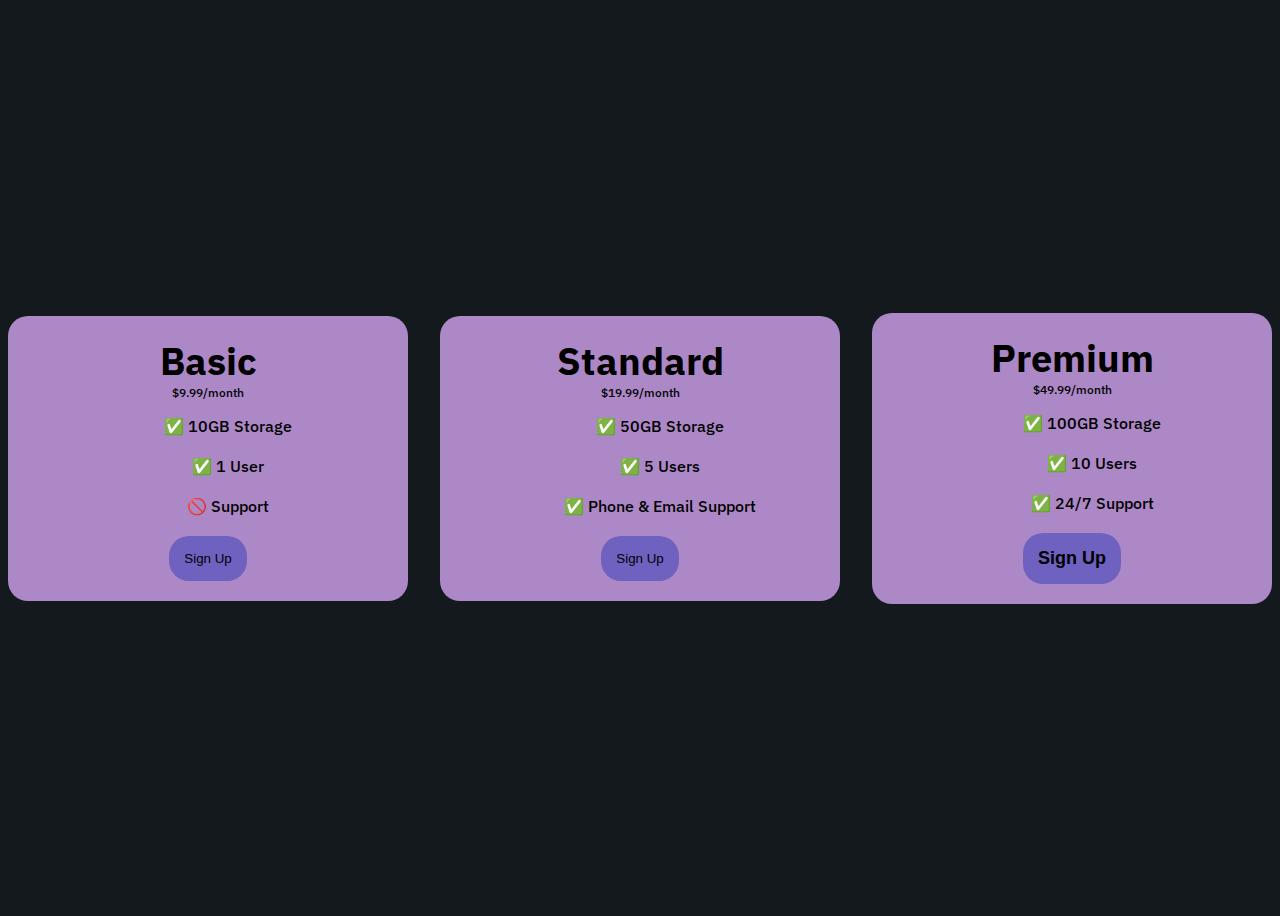
<file: index.html>
<!DOCTYPE html>
<html lang="en">
    <head>
        <meta charset="UTF-8">
        <meta name="viewport" content="width=device-width, initial-scale=1.0">
        <title>Flexbox Pricing Table</title>
        <link rel="preconnect" href="https://fonts.googleapis.com">
        <link rel="preconnect" href="https://fonts.gstatic.com" crossorigin>
        <link href="https://fonts.googleapis.com/css2?family=IBM+Plex+Sans:wght@500&display=swap" rel="stylesheet">

        <link rel="stylesheet" href="./style.css">
    </head>

    <body>
        <div class="pricing-container">
            <div class="pricing-plan">
                <div class="plan-title">Basic</div>
                <div class="plan-price">$9.99/month</div>
                <ul class="plan-features">
                   <li>✅ 10GB Storage</li>
                    <li>✅ 1 User</li>
                    <li>🚫 Support</li>
                </ul>
                <button class="plan-button"> Sign Up</button>
            </div>


            <div class="pricing-plan">
                <div class="plan-title">Standard</div>
                <div class="plan-price">$19.99/month</div>
                <ul class="plan-features">
                    <li>✅ 50GB Storage</li>
                    <li>✅ 5 Users</li>
                    <li>✅ Phone &amp; Email Support</li>
                </ul>
                <button class="plan-button">Sign Up</button>
            </div>


            <div class="pricing-plan">
                <div class="plan-title">Premium</div>
                <div class="plan-price">$49.99/month</div>
                <ul class="plan-features">
                    <li><p>✅ 100GB Storage</p></li>
                    <li><p>✅ 10 Users</p></li>
                    <li><p>✅ 24/7 Support</p></li>
                </ul>
                <button class="plan-button1"><b>Sign Up</b></button>
            </div>
        </div>
    </body>
</html>
</file>
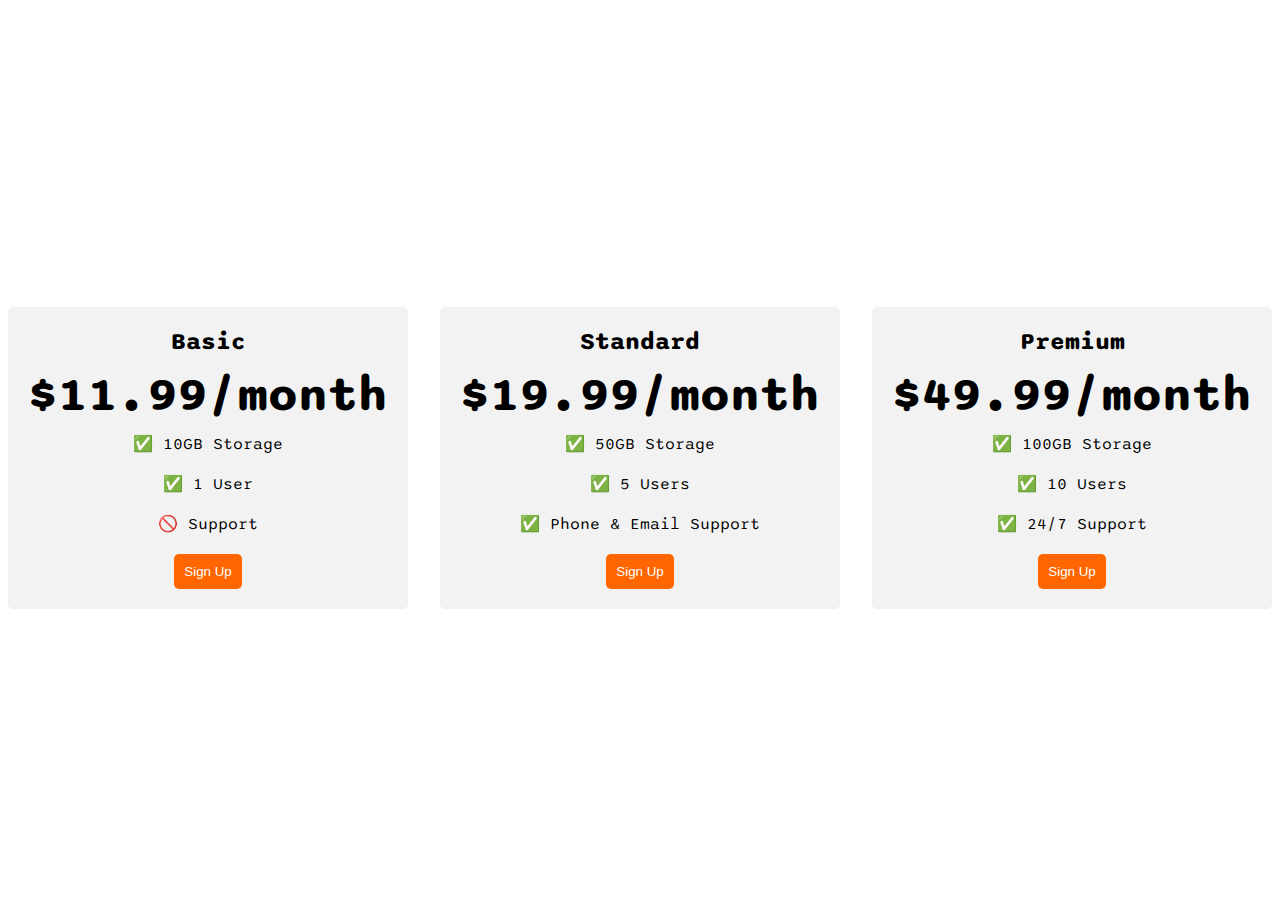
<file: solution.html>
<!DOCTYPE html>
<html>

<head>
  <title>Flexbox Pricing Table</title>
  <link rel="preconnect" href="https://fonts.googleapis.com">
  <link rel="preconnect" href="https://fonts.gstatic.com" crossorigin>
  <link href="https://fonts.googleapis.com/css2?family=Sono:wght@400;700&display=swap" rel="stylesheet">
  <style>
    body {
      font-family: 'Sono', sans-serif;  
    }

    .pricing-container {
      display: flex;
      justify-content: center;
      align-items: center;
      height: 100vh;
      gap: 2rem;
    }

    .pricing-plan {
      flex: 1;
      max-width: 400px;
      padding: 20px;
      background-color: #f2f2f2;
      border-radius: 5px;
      text-align: center;
    }

    .plan-title {
      font-size: 24px;
      font-weight: bold;
      margin-bottom: 10px;
    }

    .plan-price {
      font-size: 48px;
      font-weight: bold;
      margin-bottom: 10px;
    }

    .plan-features {
      list-style: none;
      padding: 0;
      margin: 0;
    }

    .plan-features li {
      margin-bottom: 20px;
    }

    .plan-button {
      padding: 10px;
      background-color: #ff6600;
      color: #fff;
      border-radius: 5px;
      border: none;
    }

    @media (max-width: 1250px) {
      .pricing-container {
        flex-direction: column;
        height: 100%;
      }
    }
  </style>
</head>

<body>
  <div class="pricing-container">
    <div class="pricing-plan">
      <div class="plan-title">Basic</div>
      <div class="plan-price">$11.99/month</div>
      <ul class="plan-features">
        <li>✅ 10GB Storage</li>
        <li>✅ 1 User</li>
        <li>🚫 Support</li>
      </ul>
      <button class="plan-button">Sign Up</a>
    </div>
    <div class="pricing-plan">
      <div class="plan-title">Standard</div>
      <div class="plan-price">$19.99/month</div>
      <ul class="plan-features">
        <li>✅ 50GB Storage</li>
        <li>✅ 5 Users</li>
        <li>✅ Phone &amp; Email Support</li>
      </ul>
      <button class="plan-button">Sign Up</a>
    </div>
    <div class="pricing-plan">
      <div class="plan-title">Premium</div>
      <div class="plan-price">$49.99/month</div>
      <ul class="plan-features">
        <li>✅ 100GB Storage</li>
        <li>✅ 10 Users</li>
        <li>✅ 24/7 Support</li>
      </ul>
      <button class="plan-button">Sign Up</a>
    </div>
  </div>

</body>

</html>
</file>
<file: style.css>
body {
   font-family: "IBM Plex Sans", sans-serif;
   font-weight: 500;
   font-style: normal;
   background-color: #14191e;
   }
   .pricing-container {
    display: flex;
    justify-content: center;
    align-items: center;
    height: 100vh; 
    gap: 2rem;
   

   }
   .pricing-plan{
    flex: 1 ;
    background-color: #AD88C6;
    max-width: 400px;
    text-align: center;
    border-radius: 20px;
    padding: 20px;
   }
   .plan-title{
    text-align: center;
    font-size:38px;
    font-weight: 900;
    
   }
   .plan-price{
    font-size:12px;
   margin-bottom: 10px;
   }
  .plan-features{
   list-style: none;
   
  }
   .plan-button{
     color: black;
      background-color: #6F61C0;
      border: none;
      border-radius: 20px;
      padding: 15px;
    
   }
   .plan-button1{
      font-size: large;
      color: black;
      background-color: #6F61C0;;
       border: none;
       border-radius: 20px;
       padding: 15px;
    }
   .pricing-plan li{
     margin-bottom:20px ;

   }

  /* Hint: What can you do with a media query and flexbox? */
  @media (max-width: 1250px) {
   .pricing-container {
     flex-direction: column;
     height: 100%;
   }
 }
</file>
